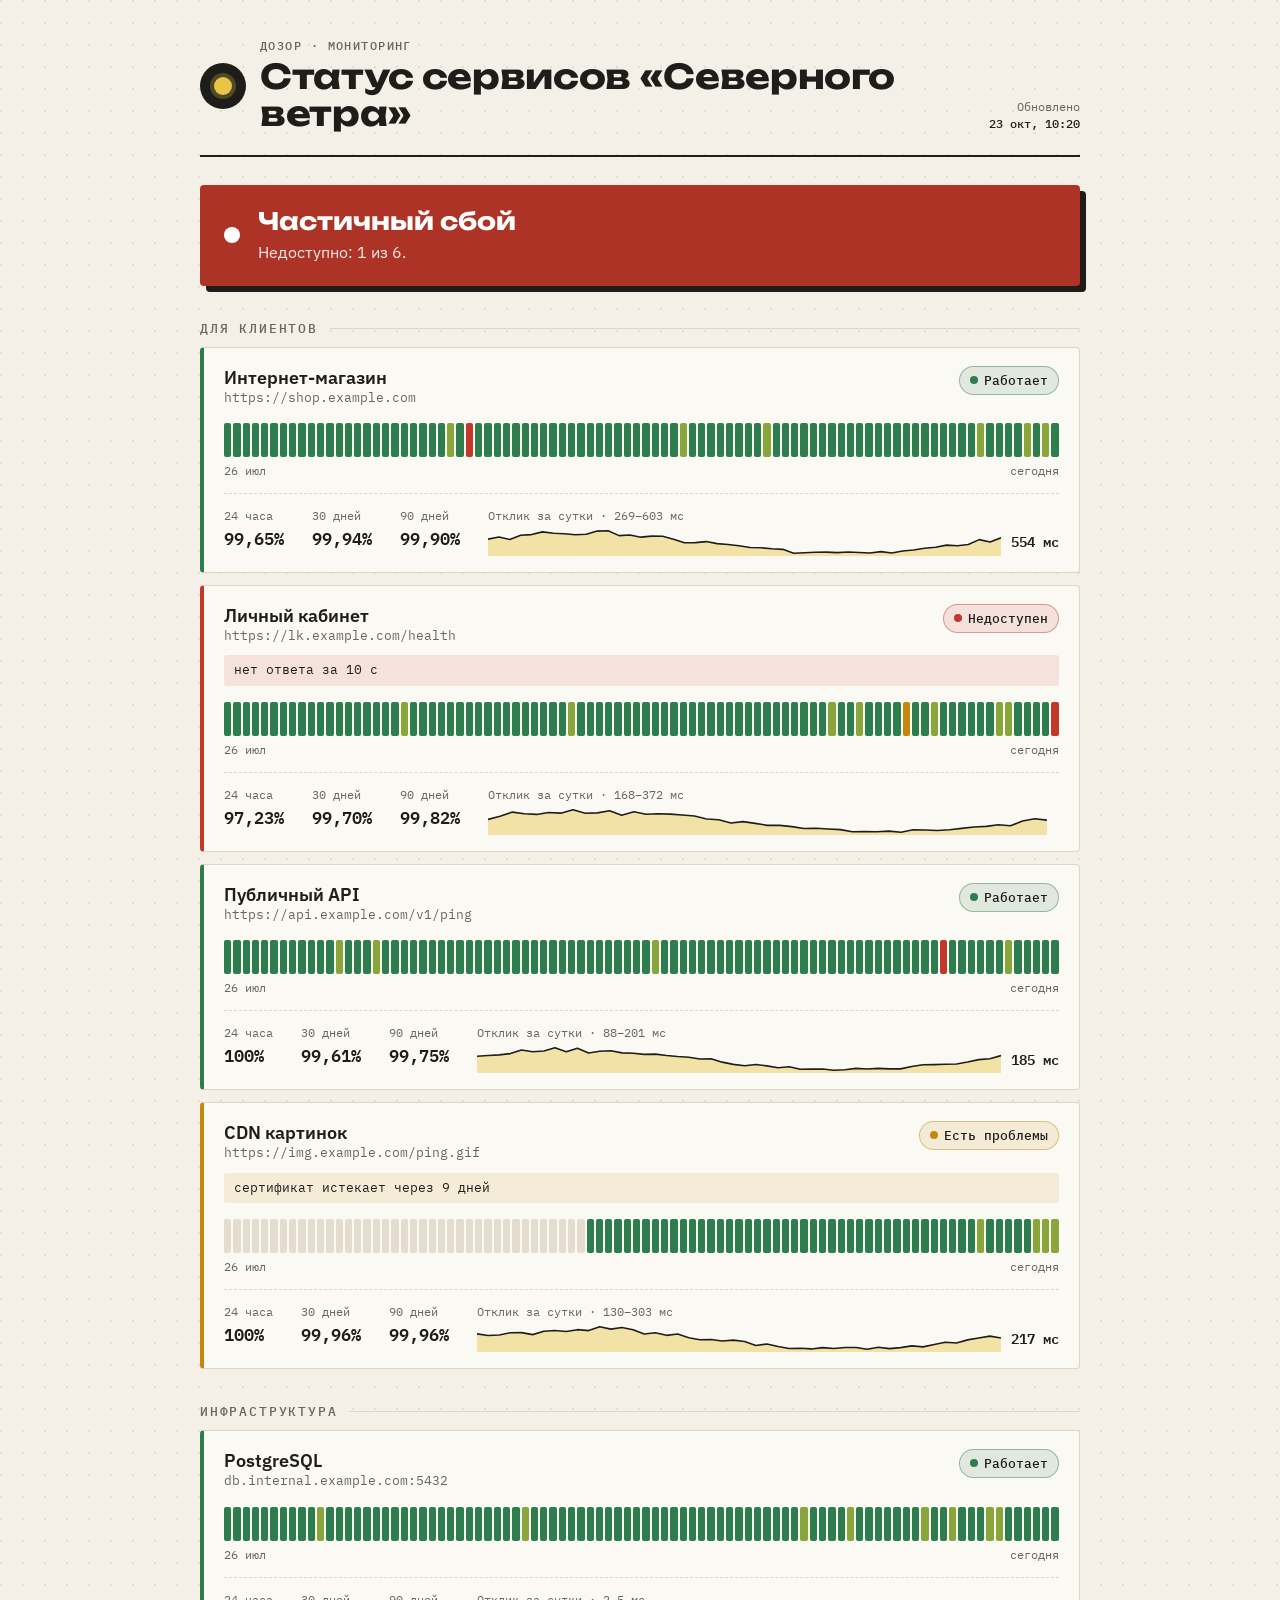
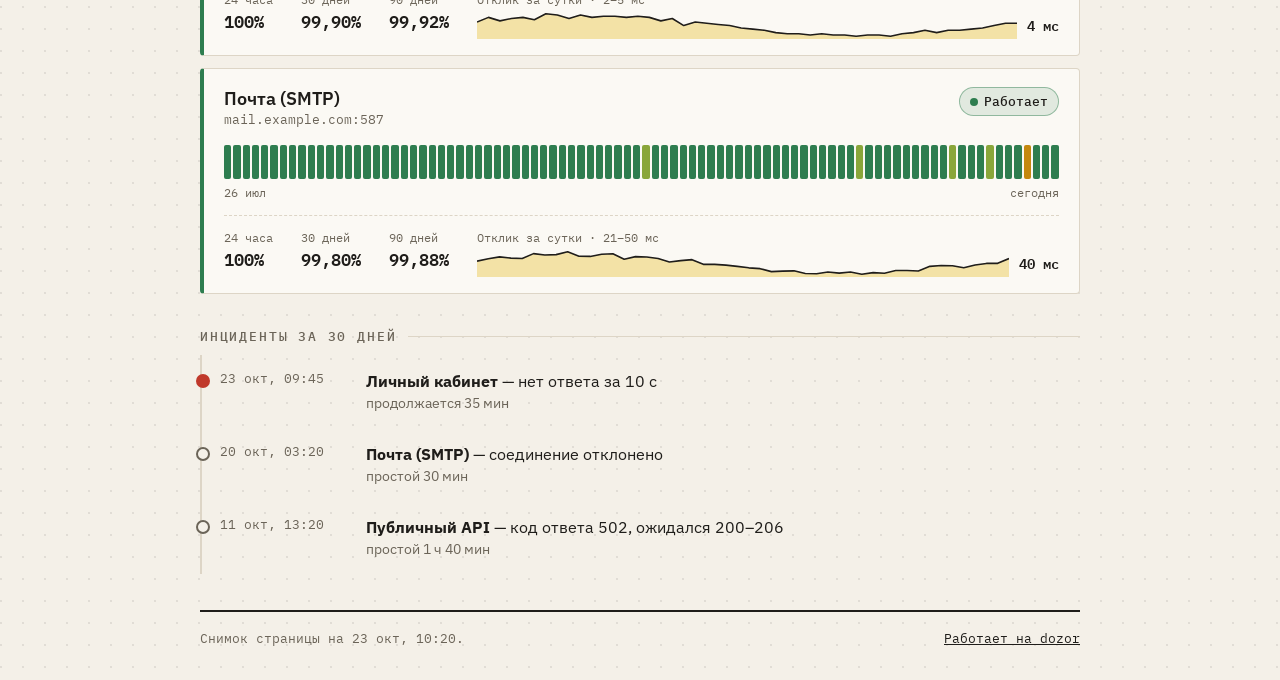
<file: docs/index.html>
<!doctype html>
<html lang="ru">
<head>
<meta charset="utf-8">
<meta name="viewport" content="width=device-width, initial-scale=1">

<title>Статус сервисов «Северного ветра» · Частичный сбой</title>
<meta name="description" content="Доступность сервисов за 90 дней и история инцидентов.">
<link rel="icon" href="data:image/svg+xml,%3Csvg xmlns='http://www.w3.org/2000/svg' viewBox='0 0 32 32'%3E%3Ccircle cx='16' cy='16' r='14' fill='%231f1d1a'/%3E%3Ccircle cx='16' cy='16' r='6' fill='%23e8c547'/%3E%3C/svg%3E">
<link rel="preconnect" href="https://fonts.googleapis.com">
<link rel="preconnect" href="https://fonts.gstatic.com" crossorigin>
<link href="https://fonts.googleapis.com/css2?family=Unbounded:wght@500;700&family=IBM+Plex+Sans:wght@400;500;600&family=IBM+Plex+Mono:wght@400;500&display=swap" rel="stylesheet">
<style>:root {
  --paper: #f4f0e8;
  --card: #fbf9f4;
  --ink: #1f1d1a;
  --muted: #6b6458;
  --line: #ddd5c6;
  --up: #2e7d4f;
  --minor: #8aa63a;
  --warn: #c4880f;
  --down: #c0392b;
  --none: #e3dccf;
  --signal: #e8c547;
  --display: "Unbounded", "Arial Black", sans-serif;
  --sans: "IBM Plex Sans", "Segoe UI", sans-serif;
  --mono: "IBM Plex Mono", ui-monospace, Consolas, monospace;
}

@media (prefers-color-scheme: dark) {
  :root {
    --paper: #15140f;
    --card: #1e1c17;
    --ink: #eee8dc;
    --muted: #a39a8a;
    --line: #34302a;
    --up: #4fb37a;
    --minor: #a4c159;
    --warn: #e0a737;
    --down: #e2604f;
    --none: #2d2a24;
  }
}

* { box-sizing: border-box; }

html { -webkit-text-size-adjust: 100%; }

body {
  margin: 0;
  background:
    radial-gradient(circle at 1px 1px, color-mix(in srgb, var(--ink) 9%, transparent) 1px, transparent 0) 0 0 / 22px 22px,
    var(--paper);
  color: var(--ink);
  font: 16px/1.5 var(--sans);
}

.wrap {
  max-width: 920px;
  margin: 0 auto;
  padding: 40px 20px 32px;
}

h1, h2, h3, h4, p { margin: 0; }

.muted { color: var(--muted); }

/* header */
.top {
  display: flex;
  justify-content: space-between;
  align-items: flex-end;
  gap: 16px;
  padding-bottom: 22px;
  border-bottom: 2px solid var(--ink);
}

.brand { display: flex; align-items: center; gap: 14px; min-width: 0; }

.eye {
  flex: none;
  width: 46px;
  height: 46px;
  border-radius: 50%;
  background: var(--ink);
  display: grid;
  place-items: center;
}

.eye span {
  width: 18px;
  height: 18px;
  border-radius: 50%;
  background: var(--signal);
  box-shadow: 0 0 0 4px color-mix(in srgb, var(--signal) 25%, transparent);
  animation: look 6s ease-in-out infinite;
}

@keyframes look {
  0%, 40%, 100% { transform: translateX(0); }
  50%, 60% { transform: translateX(-6px); }
  70%, 80% { transform: translateX(6px); }
}

.kicker {
  font: 500 12px/1 var(--mono);
  letter-spacing: .12em;
  text-transform: uppercase;
  color: var(--muted);
  margin-bottom: 6px;
}

h1 {
  font: 700 clamp(22px, 4.4vw, 34px)/1.1 var(--display);
  letter-spacing: -.01em;
  overflow-wrap: anywhere;
}

.stamp {
  text-align: right;
  font: 12px/1.4 var(--mono);
  color: var(--muted);
  flex: none;
}

.stamp b { color: var(--ink); font-weight: 500; }

/* overall banner */
/* Banner colours are fixed in both themes so white text keeps its contrast. */
.banner {
  --c: #2a6e46;
  margin: 28px 0 36px;
  display: flex;
  align-items: center;
  gap: 18px;
  padding: 22px 24px;
  background: var(--c);
  color: #fff;
  border-radius: 4px;
  box-shadow: 6px 6px 0 var(--ink);
}

.banner--degraded { --c: #95650a; }
.banner--down { --c: #ad3326; }
.banner--unknown { --c: #5b554b; }

.banner h2 { font: 700 clamp(18px, 3.2vw, 24px)/1.2 var(--display); }
.banner p { opacity: .9; margin-top: 4px; }

.pulse {
  flex: none;
  width: 16px;
  height: 16px;
  border-radius: 50%;
  background: #fff;
  animation: pulse 2s ease-out infinite;
}

@keyframes pulse {
  0% { box-shadow: 0 0 0 0 rgb(255 255 255 / .7); }
  100% { box-shadow: 0 0 0 16px rgb(255 255 255 / 0); }
}

/* groups and monitors */
.group, .incidents { margin-bottom: 36px; }

.group__title {
  font: 500 13px/1 var(--mono);
  letter-spacing: .14em;
  text-transform: uppercase;
  color: var(--muted);
  margin-bottom: 12px;
  display: flex;
  align-items: center;
  gap: 12px;
}

.group__title::after {
  content: "";
  flex: 1;
  height: 1px;
  background: var(--line);
}

.mon {
  background: var(--card);
  border: 1px solid var(--line);
  border-left: 4px solid var(--up);
  border-radius: 4px;
  padding: 18px 20px 16px;
  margin-bottom: 12px;
}

.mon--degraded { border-left-color: var(--warn); }
.mon--down { border-left-color: var(--down); }
.mon--unknown { border-left-color: var(--none); }

.mon__head {
  display: flex;
  justify-content: space-between;
  align-items: flex-start;
  gap: 12px;
}

.mon__name { min-width: 0; }

.mon__name h4 { font-size: 18px; font-weight: 600; line-height: 1.3; }

.mon__name code {
  display: block;
  font: 13px/1.4 var(--mono);
  color: var(--muted);
  overflow-wrap: anywhere;
}

.pill {
  --c: var(--up);
  flex: none;
  font: 500 13px/1 var(--mono);
  padding: 7px 10px 7px 24px;
  border-radius: 999px;
  border: 1px solid color-mix(in srgb, var(--c) 45%, transparent);
  background: color-mix(in srgb, var(--c) 12%, transparent);
  color: var(--ink);
  position: relative;
  white-space: nowrap;
}

.pill::before {
  content: "";
  position: absolute;
  left: 10px;
  top: 50%;
  width: 8px;
  height: 8px;
  margin-top: -4px;
  border-radius: 50%;
  background: var(--c);
}

.pill--degraded { --c: var(--warn); }
.pill--down { --c: var(--down); }
.pill--unknown { --c: var(--muted); }

.mon__msg {
  margin-top: 10px;
  font: 13px/1.45 var(--mono);
  color: var(--ink);
  background: color-mix(in srgb, var(--warn) 12%, transparent);
  border-radius: 3px;
  padding: 6px 10px;
  overflow-wrap: anywhere;
}

.mon--down .mon__msg { background: color-mix(in srgb, var(--down) 12%, transparent); }

/* 90-day history */
.bars {
  display: flex;
  gap: 2px;
  height: 34px;
  margin-top: 16px;
}

.bar {
  flex: 1;
  min-width: 0;
  border-radius: 2px;
  background: var(--up);
  transition: transform .12s;
  transform-origin: bottom;
}

.bar:hover { transform: scaleY(1.18); }

.bar--minor { background: var(--minor); }
.bar--warn { background: var(--warn); }
.bar--bad { background: var(--down); }
.bar--none { background: var(--none); }

.bars__legend {
  display: flex;
  justify-content: space-between;
  font: 12px/1 var(--mono);
  color: var(--muted);
  margin-top: 8px;
}

.from30 { display: none; }

.stats {
  display: grid;
  grid-template-columns: repeat(3, auto) 1fr;
  gap: 8px 28px;
  margin: 16px 0 0;
  padding-top: 14px;
  border-top: 1px dashed var(--line);
}

.stats dt { font: 12px/1.3 var(--mono); color: var(--muted); }
.stats dd { margin: 4px 0 0; font: 600 17px/1.2 var(--mono); }

.stats__spark { min-width: 0; }

.stats__spark dd {
  display: flex;
  align-items: center;
  gap: 10px;
}

.stats__spark svg {
  flex: 1;
  min-width: 0;
  height: 28px;
}

.spark__line {
  fill: none;
  stroke: var(--ink);
  stroke-width: 1.6;
  vector-effect: non-scaling-stroke;
  stroke-linejoin: round;
}

.spark__area { fill: color-mix(in srgb, var(--signal) 45%, transparent); }

.spark__now { font-size: 14px; white-space: nowrap; }

/* incidents */
.log { list-style: none; margin: 0; padding: 0; }

.log__item {
  display: grid;
  grid-template-columns: 130px 1fr;
  gap: 16px;
  padding: 14px 0 14px 18px;
  border-left: 2px solid var(--line);
  position: relative;
}

.log__item::before {
  content: "";
  position: absolute;
  left: -6px;
  top: 19px;
  width: 10px;
  height: 10px;
  border-radius: 50%;
  background: var(--paper);
  border: 2px solid var(--muted);
}

.log__item--open::before { background: var(--down); border-color: var(--down); }

.log__item time { font: 13px/1.6 var(--mono); color: var(--muted); }
.log__item p { overflow-wrap: anywhere; }
.log__item .muted { font-size: 14px; }

.empty {
  padding: 18px 20px;
  border: 1px dashed var(--line);
  border-radius: 4px;
  color: var(--muted);
}

.foot {
  display: flex;
  justify-content: space-between;
  gap: 12px;
  flex-wrap: wrap;
  padding-top: 18px;
  border-top: 2px solid var(--ink);
  font: 13px/1.4 var(--mono);
  color: var(--muted);
}

.foot a { color: var(--ink); }

@media (max-width: 720px) {
  .stats { grid-template-columns: repeat(3, 1fr); gap: 10px 12px; }
  .stats__spark { grid-column: 1 / -1; }
}

@media (max-width: 560px) {
  .wrap { padding: 24px 16px; }
  .top { flex-direction: column; align-items: flex-start; }
  .stamp { text-align: left; }
  .stamp br { display: none; }
  .banner { padding: 18px; box-shadow: 4px 4px 0 var(--ink); }
  .mon { padding: 16px 14px 14px; }
  .mon__head { flex-direction: column; }
  /* Ninety bars do not fit a phone: keep the last thirty. */
  .bar:nth-child(-n+60) { display: none; }
  .from90 { display: none; }
  .from30 { display: inline; }
  .log__item { grid-template-columns: 1fr; gap: 4px; }
}

@media (prefers-reduced-motion: reduce) {
  .eye span, .pulse { animation: none; }
}
</style>
</head>
<body>
<div class="wrap">
  <header class="top">
    <div class="brand">
      <span class="eye" aria-hidden="true"><span></span></span>
      <div>
        <p class="kicker">дозор · мониторинг</p>
        <h1>Статус сервисов «Северного ветра»</h1>
      </div>
    </div>
    <p class="stamp">Обновлено <br><b>23 окт, 10:20</b></p>
  </header>

  <section class="banner banner--down" aria-live="polite">
    <span class="pulse" aria-hidden="true"></span>
    <div>
      <h2>Частичный сбой</h2>
      <p>Недоступно: 1 из 6.</p>
    </div>
  </section>

  
  <section class="group">
    <h3 class="group__title">Для клиентов</h3>
    
    <article class="mon mon--up" id="m-shop">
      <div class="mon__head">
        <div class="mon__name">
          <h4>Интернет-магазин</h4>
          <code>https://shop.example.com</code>
        </div>
        <span class="pill pill--up">Работает</span>
      </div>
      
      <div class="bars" role="img" aria-label="Доступность Интернет-магазин по дням за 90 дней, за этот период 99,90%">
        <i class="bar bar--ok" title="26 июл — 100%, 0 сбоев из 72, в среднем 416 мс"></i><i class="bar bar--ok" title="27 июл — 100%, 0 сбоев из 72, в среднем 426 мс"></i><i class="bar bar--ok" title="28 июл — 100%, 0 сбоев из 72, в среднем 430 мс"></i><i class="bar bar--ok" title="29 июл — 100%, 0 сбоев из 72, в среднем 420 мс"></i><i class="bar bar--ok" title="30 июл — 100%, 0 сбоев из 72, в среднем 416 мс"></i><i class="bar bar--ok" title="31 июл — 100%, 0 сбоев из 72, в среднем 422 мс"></i><i class="bar bar--ok" title="1 авг — 100%, 0 сбоев из 72, в среднем 428 мс"></i><i class="bar bar--ok" title="2 авг — 100%, 0 сбоев из 72, в среднем 412 мс"></i><i class="bar bar--ok" title="3 авг — 100%, 0 сбоев из 72, в среднем 417 мс"></i><i class="bar bar--ok" title="4 авг — 100%, 0 сбоев из 72, в среднем 431 мс"></i><i class="bar bar--ok" title="5 авг — 100%, 0 сбоев из 72, в среднем 418 мс"></i><i class="bar bar--ok" title="6 авг — 100%, 0 сбоев из 72, в среднем 421 мс"></i><i class="bar bar--ok" title="7 авг — 100%, 0 сбоев из 72, в среднем 417 мс"></i><i class="bar bar--ok" title="8 авг — 100%, 0 сбоев из 72, в среднем 415 мс"></i><i class="bar bar--ok" title="9 авг — 100%, 0 сбоев из 72, в среднем 411 мс"></i><i class="bar bar--ok" title="10 авг — 100%, 0 сбоев из 72, в среднем 416 мс"></i><i class="bar bar--ok" title="11 авг — 100%, 0 сбоев из 72, в среднем 421 мс"></i><i class="bar bar--ok" title="12 авг — 100%, 0 сбоев из 72, в среднем 432 мс"></i><i class="bar bar--ok" title="13 авг — 100%, 0 сбоев из 72, в среднем 420 мс"></i><i class="bar bar--ok" title="14 авг — 100%, 0 сбоев из 72, в среднем 419 мс"></i><i class="bar bar--ok" title="15 авг — 100%, 0 сбоев из 72, в среднем 421 мс"></i><i class="bar bar--ok" title="16 авг — 100%, 0 сбоев из 72, в среднем 424 мс"></i><i class="bar bar--ok" title="17 авг — 100%, 0 сбоев из 72, в среднем 425 мс"></i><i class="bar bar--ok" title="18 авг — 100%, 0 сбоев из 72, в среднем 425 мс"></i><i class="bar bar--minor" title="19 авг — 98,61%, 1 сбой из 72, в среднем 421 мс"></i><i class="bar bar--ok" title="20 авг — 100%, 0 сбоев из 72, в среднем 427 мс"></i><i class="bar bar--bad" title="21 авг — 94,44%, 4 сбоя из 72, в среднем 950 мс"></i><i class="bar bar--ok" title="22 авг — 100%, 0 сбоев из 72, в среднем 414 мс"></i><i class="bar bar--ok" title="23 авг — 100%, 0 сбоев из 72, в среднем 414 мс"></i><i class="bar bar--ok" title="24 авг — 100%, 0 сбоев из 72, в среднем 416 мс"></i><i class="bar bar--ok" title="25 авг — 100%, 0 сбоев из 72, в среднем 412 мс"></i><i class="bar bar--ok" title="26 авг — 100%, 0 сбоев из 72, в среднем 412 мс"></i><i class="bar bar--ok" title="27 авг — 100%, 0 сбоев из 72, в среднем 426 мс"></i><i class="bar bar--ok" title="28 авг — 100%, 0 сбоев из 72, в среднем 419 мс"></i><i class="bar bar--ok" title="29 авг — 100%, 0 сбоев из 72, в среднем 428 мс"></i><i class="bar bar--ok" title="30 авг — 100%, 0 сбоев из 72, в среднем 413 мс"></i><i class="bar bar--ok" title="31 авг — 100%, 0 сбоев из 72, в среднем 416 мс"></i><i class="bar bar--ok" title="1 сен — 100%, 0 сбоев из 72, в среднем 411 мс"></i><i class="bar bar--ok" title="2 сен — 100%, 0 сбоев из 72, в среднем 419 мс"></i><i class="bar bar--ok" title="3 сен — 100%, 0 сбоев из 72, в среднем 421 мс"></i><i class="bar bar--ok" title="4 сен — 100%, 0 сбоев из 72, в среднем 421 мс"></i><i class="bar bar--ok" title="5 сен — 100%, 0 сбоев из 72, в среднем 425 мс"></i><i class="bar bar--ok" title="6 сен — 100%, 0 сбоев из 72, в среднем 430 мс"></i><i class="bar bar--ok" title="7 сен — 100%, 0 сбоев из 72, в среднем 426 мс"></i><i class="bar bar--ok" title="8 сен — 100%, 0 сбоев из 72, в среднем 410 мс"></i><i class="bar bar--ok" title="9 сен — 100%, 0 сбоев из 72, в среднем 425 мс"></i><i class="bar bar--ok" title="10 сен — 100%, 0 сбоев из 72, в среднем 423 мс"></i><i class="bar bar--ok" title="11 сен — 100%, 0 сбоев из 72, в среднем 413 мс"></i><i class="bar bar--ok" title="12 сен — 100%, 0 сбоев из 72, в среднем 422 мс"></i><i class="bar bar--minor" title="13 сен — 100%, 0 сбоев из 72, в среднем 752 мс"></i><i class="bar bar--ok" title="14 сен — 100%, 0 сбоев из 72, в среднем 425 мс"></i><i class="bar bar--ok" title="15 сен — 100%, 0 сбоев из 72, в среднем 421 мс"></i><i class="bar bar--ok" title="16 сен — 100%, 0 сбоев из 72, в среднем 410 мс"></i><i class="bar bar--ok" title="17 сен — 100%, 0 сбоев из 72, в среднем 415 мс"></i><i class="bar bar--ok" title="18 сен — 100%, 0 сбоев из 72, в среднем 420 мс"></i><i class="bar bar--ok" title="19 сен — 100%, 0 сбоев из 72, в среднем 412 мс"></i><i class="bar bar--ok" title="20 сен — 100%, 0 сбоев из 72, в среднем 413 мс"></i><i class="bar bar--ok" title="21 сен — 100%, 0 сбоев из 72, в среднем 424 мс"></i><i class="bar bar--minor" title="22 сен — 98,61%, 1 сбой из 72, в среднем 427 мс"></i><i class="bar bar--ok" title="23 сен — 100%, 0 сбоев из 72, в среднем 417 мс"></i><i class="bar bar--ok" title="24 сен — 100%, 0 сбоев из 72, в среднем 420 мс"></i><i class="bar bar--ok" title="25 сен — 100%, 0 сбоев из 72, в среднем 408 мс"></i><i class="bar bar--ok" title="26 сен — 100%, 0 сбоев из 72, в среднем 412 мс"></i><i class="bar bar--ok" title="27 сен — 100%, 0 сбоев из 72, в среднем 425 мс"></i><i class="bar bar--ok" title="28 сен — 100%, 0 сбоев из 72, в среднем 426 мс"></i><i class="bar bar--ok" title="29 сен — 100%, 0 сбоев из 72, в среднем 413 мс"></i><i class="bar bar--ok" title="30 сен — 100%, 0 сбоев из 72, в среднем 416 мс"></i><i class="bar bar--ok" title="1 окт — 100%, 0 сбоев из 72, в среднем 420 мс"></i><i class="bar bar--ok" title="2 окт — 100%, 0 сбоев из 72, в среднем 421 мс"></i><i class="bar bar--ok" title="3 окт — 100%, 0 сбоев из 72, в среднем 419 мс"></i><i class="bar bar--ok" title="4 окт — 100%, 0 сбоев из 72, в среднем 415 мс"></i><i class="bar bar--ok" title="5 окт — 100%, 0 сбоев из 72, в среднем 430 мс"></i><i class="bar bar--ok" title="6 окт — 100%, 0 сбоев из 72, в среднем 424 мс"></i><i class="bar bar--ok" title="7 окт — 100%, 0 сбоев из 72, в среднем 416 мс"></i><i class="bar bar--ok" title="8 окт — 100%, 0 сбоев из 72, в среднем 428 мс"></i><i class="bar bar--ok" title="9 окт — 100%, 0 сбоев из 195, в среднем 456 мс"></i><i class="bar bar--ok" title="10 окт — 100%, 0 сбоев из 288, в среднем 423 мс"></i><i class="bar bar--ok" title="11 окт — 100%, 0 сбоев из 288, в среднем 418 мс"></i><i class="bar bar--ok" title="12 окт — 100%, 0 сбоев из 288, в среднем 423 мс"></i><i class="bar bar--ok" title="13 окт — 100%, 0 сбоев из 288, в среднем 420 мс"></i><i class="bar bar--ok" title="14 окт — 100%, 0 сбоев из 288, в среднем 417 мс"></i><i class="bar bar--minor" title="15 окт — 99,65%, 1 сбой из 288, в среднем 417 мс"></i><i class="bar bar--ok" title="16 окт — 100%, 0 сбоев из 288, в среднем 416 мс"></i><i class="bar bar--ok" title="17 окт — 100%, 0 сбоев из 288, в среднем 418 мс"></i><i class="bar bar--ok" title="18 окт — 100%, 0 сбоев из 288, в среднем 412 мс"></i><i class="bar bar--ok" title="19 окт — 100%, 0 сбоев из 288, в среднем 418 мс"></i><i class="bar bar--minor" title="20 окт — 99,65%, 1 сбой из 288, в среднем 422 мс"></i><i class="bar bar--ok" title="21 окт — 100%, 0 сбоев из 288, в среднем 414 мс"></i><i class="bar bar--minor" title="22 окт — 99,65%, 1 сбой из 288, в среднем 417 мс"></i><i class="bar bar--ok" title="23 окт — 100%, 0 сбоев из 125, в среднем 334 мс"></i>
      </div>
      <div class="bars__legend"><span class="from90">26 июл</span><span class="from30">30 дней назад</span><span>сегодня</span></div>
      <dl class="stats">
        <div><dt>24 часа</dt><dd>99,65%</dd></div>
        <div><dt>30 дней</dt><dd>99,94%</dd></div>
        <div><dt>90 дней</dt><dd>99,90%</dd></div>
        <div class="stats__spark">
          <dt>Отклик за сутки · 269–603 мс</dt>
          <dd>
            
            <svg viewBox="0 0 240 40" preserveAspectRatio="none" aria-hidden="true">
              <path class="spark__area" d="M0.0,40 L0.0,15.9 L5.1,12.9 L10.2,16.4 L15.3,10.4 L20.4,9.4 L25.5,5.5 L30.6,7.6 L35.7,8.2 L40.9,9.7 L46.0,9.0 L51.1,4.4 L56.2,4.0 L61.3,10.9 L66.4,9.9 L71.5,13.1 L76.6,11.6 L81.7,11.7 L86.8,16.0 L91.9,21.0 L97.0,20.9 L102.1,19.4 L107.2,22.3 L112.3,23.5 L117.4,25.3 L122.6,27.8 L127.7,28.2 L132.8,29.7 L137.9,30.5 L143.0,36.0 L148.1,35.4 L153.2,34.7 L158.3,34.5 L163.4,35.2 L168.5,34.2 L173.6,34.9 L178.7,35.8 L183.8,33.7 L188.9,35.8 L194.0,32.8 L199.1,31.4 L204.3,29.0 L209.4,27.6 L214.5,24.5 L219.6,25.4 L224.7,23.5 L229.8,16.6 L234.9,19.9 L240.0,14.1 L240.0,40 Z"/>
              <polyline class="spark__line" points="0.0,15.9 5.1,12.9 10.2,16.4 15.3,10.4 20.4,9.4 25.5,5.5 30.6,7.6 35.7,8.2 40.9,9.7 46.0,9.0 51.1,4.4 56.2,4.0 61.3,10.9 66.4,9.9 71.5,13.1 76.6,11.6 81.7,11.7 86.8,16.0 91.9,21.0 97.0,20.9 102.1,19.4 107.2,22.3 112.3,23.5 117.4,25.3 122.6,27.8 127.7,28.2 132.8,29.7 137.9,30.5 143.0,36.0 148.1,35.4 153.2,34.7 158.3,34.5 163.4,35.2 168.5,34.2 173.6,34.9 178.7,35.8 183.8,33.7 188.9,35.8 194.0,32.8 199.1,31.4 204.3,29.0 209.4,27.6 214.5,24.5 219.6,25.4 224.7,23.5 229.8,16.6 234.9,19.9 240.0,14.1"/>
            </svg>
            
            <span class="spark__now">554 мс</span>
          </dd>
        </div>
      </dl>
    </article>
    
    <article class="mon mon--down" id="m-cabinet">
      <div class="mon__head">
        <div class="mon__name">
          <h4>Личный кабинет</h4>
          <code>https://lk.example.com/health</code>
        </div>
        <span class="pill pill--down">Недоступен</span>
      </div>
      <p class="mon__msg">нет ответа за 10 с</p>
      <div class="bars" role="img" aria-label="Доступность Личный кабинет по дням за 90 дней, за этот период 99,82%">
        <i class="bar bar--ok" title="26 июл — 100%, 0 сбоев из 72, в среднем 265 мс"></i><i class="bar bar--ok" title="27 июл — 100%, 0 сбоев из 72, в среднем 259 мс"></i><i class="bar bar--ok" title="28 июл — 100%, 0 сбоев из 72, в среднем 255 мс"></i><i class="bar bar--ok" title="29 июл — 100%, 0 сбоев из 72, в среднем 264 мс"></i><i class="bar bar--ok" title="30 июл — 100%, 0 сбоев из 72, в среднем 258 мс"></i><i class="bar bar--ok" title="31 июл — 100%, 0 сбоев из 72, в среднем 260 мс"></i><i class="bar bar--ok" title="1 авг — 100%, 0 сбоев из 72, в среднем 262 мс"></i><i class="bar bar--ok" title="2 авг — 100%, 0 сбоев из 72, в среднем 256 мс"></i><i class="bar bar--ok" title="3 авг — 100%, 0 сбоев из 72, в среднем 261 мс"></i><i class="bar bar--ok" title="4 авг — 100%, 0 сбоев из 72, в среднем 263 мс"></i><i class="bar bar--ok" title="5 авг — 100%, 0 сбоев из 72, в среднем 261 мс"></i><i class="bar bar--ok" title="6 авг — 100%, 0 сбоев из 72, в среднем 260 мс"></i><i class="bar bar--ok" title="7 авг — 100%, 0 сбоев из 72, в среднем 261 мс"></i><i class="bar bar--ok" title="8 авг — 100%, 0 сбоев из 72, в среднем 261 мс"></i><i class="bar bar--ok" title="9 авг — 100%, 0 сбоев из 72, в среднем 258 мс"></i><i class="bar bar--ok" title="10 авг — 100%, 0 сбоев из 72, в среднем 258 мс"></i><i class="bar bar--ok" title="11 авг — 100%, 0 сбоев из 72, в среднем 261 мс"></i><i class="bar bar--ok" title="12 авг — 100%, 0 сбоев из 72, в среднем 258 мс"></i><i class="bar bar--ok" title="13 авг — 100%, 0 сбоев из 72, в среднем 264 мс"></i><i class="bar bar--minor" title="14 авг — 98,61%, 1 сбой из 72, в среднем 258 мс"></i><i class="bar bar--ok" title="15 авг — 100%, 0 сбоев из 72, в среднем 257 мс"></i><i class="bar bar--ok" title="16 авг — 100%, 0 сбоев из 72, в среднем 259 мс"></i><i class="bar bar--ok" title="17 авг — 100%, 0 сбоев из 72, в среднем 260 мс"></i><i class="bar bar--ok" title="18 авг — 100%, 0 сбоев из 72, в среднем 265 мс"></i><i class="bar bar--ok" title="19 авг — 100%, 0 сбоев из 72, в среднем 259 мс"></i><i class="bar bar--ok" title="20 авг — 100%, 0 сбоев из 72, в среднем 255 мс"></i><i class="bar bar--ok" title="21 авг — 100%, 0 сбоев из 72, в среднем 262 мс"></i><i class="bar bar--ok" title="22 авг — 100%, 0 сбоев из 72, в среднем 265 мс"></i><i class="bar bar--ok" title="23 авг — 100%, 0 сбоев из 72, в среднем 260 мс"></i><i class="bar bar--ok" title="24 авг — 100%, 0 сбоев из 72, в среднем 255 мс"></i><i class="bar bar--ok" title="25 авг — 100%, 0 сбоев из 72, в среднем 253 мс"></i><i class="bar bar--ok" title="26 авг — 100%, 0 сбоев из 72, в среднем 258 мс"></i><i class="bar bar--ok" title="27 авг — 100%, 0 сбоев из 72, в среднем 254 мс"></i><i class="bar bar--ok" title="28 авг — 100%, 0 сбоев из 72, в среднем 267 мс"></i><i class="bar bar--ok" title="29 авг — 100%, 0 сбоев из 72, в среднем 258 мс"></i><i class="bar bar--ok" title="30 авг — 100%, 0 сбоев из 72, в среднем 258 мс"></i><i class="bar bar--ok" title="31 авг — 100%, 0 сбоев из 72, в среднем 262 мс"></i><i class="bar bar--minor" title="1 сен — 98,61%, 1 сбой из 72, в среднем 261 мс"></i><i class="bar bar--ok" title="2 сен — 100%, 0 сбоев из 72, в среднем 268 мс"></i><i class="bar bar--ok" title="3 сен — 100%, 0 сбоев из 72, в среднем 251 мс"></i><i class="bar bar--ok" title="4 сен — 100%, 0 сбоев из 72, в среднем 261 мс"></i><i class="bar bar--ok" title="5 сен — 100%, 0 сбоев из 72, в среднем 260 мс"></i><i class="bar bar--ok" title="6 сен — 100%, 0 сбоев из 72, в среднем 263 мс"></i><i class="bar bar--ok" title="7 сен — 100%, 0 сбоев из 72, в среднем 259 мс"></i><i class="bar bar--ok" title="8 сен — 100%, 0 сбоев из 72, в среднем 260 мс"></i><i class="bar bar--ok" title="9 сен — 100%, 0 сбоев из 72, в среднем 260 мс"></i><i class="bar bar--ok" title="10 сен — 100%, 0 сбоев из 72, в среднем 260 мс"></i><i class="bar bar--ok" title="11 сен — 100%, 0 сбоев из 72, в среднем 258 мс"></i><i class="bar bar--ok" title="12 сен — 100%, 0 сбоев из 72, в среднем 259 мс"></i><i class="bar bar--ok" title="13 сен — 100%, 0 сбоев из 72, в среднем 258 мс"></i><i class="bar bar--ok" title="14 сен — 100%, 0 сбоев из 72, в среднем 264 мс"></i><i class="bar bar--ok" title="15 сен — 100%, 0 сбоев из 72, в среднем 262 мс"></i><i class="bar bar--ok" title="16 сен — 100%, 0 сбоев из 72, в среднем 255 мс"></i><i class="bar bar--ok" title="17 сен — 100%, 0 сбоев из 72, в среднем 256 мс"></i><i class="bar bar--ok" title="18 сен — 100%, 0 сбоев из 72, в среднем 264 мс"></i><i class="bar bar--ok" title="19 сен — 100%, 0 сбоев из 72, в среднем 252 мс"></i><i class="bar bar--ok" title="20 сен — 100%, 0 сбоев из 72, в среднем 262 мс"></i><i class="bar bar--ok" title="21 сен — 100%, 0 сбоев из 72, в среднем 259 мс"></i><i class="bar bar--ok" title="22 сен — 100%, 0 сбоев из 72, в среднем 255 мс"></i><i class="bar bar--ok" title="23 сен — 100%, 0 сбоев из 72, в среднем 261 мс"></i><i class="bar bar--ok" title="24 сен — 100%, 0 сбоев из 72, в среднем 258 мс"></i><i class="bar bar--ok" title="25 сен — 100%, 0 сбоев из 72, в среднем 260 мс"></i><i class="bar bar--ok" title="26 сен — 100%, 0 сбоев из 72, в среднем 256 мс"></i><i class="bar bar--ok" title="27 сен — 100%, 0 сбоев из 72, в среднем 249 мс"></i><i class="bar bar--ok" title="28 сен — 100%, 0 сбоев из 72, в среднем 255 мс"></i><i class="bar bar--minor" title="29 сен — 98,61%, 1 сбой из 72, в среднем 265 мс"></i><i class="bar bar--ok" title="30 сен — 100%, 0 сбоев из 72, в среднем 256 мс"></i><i class="bar bar--ok" title="1 окт — 100%, 0 сбоев из 72, в среднем 252 мс"></i><i class="bar bar--minor" title="2 окт — 98,61%, 1 сбой из 72, в среднем 255 мс"></i><i class="bar bar--ok" title="3 окт — 100%, 0 сбоев из 72, в среднем 264 мс"></i><i class="bar bar--ok" title="4 окт — 100%, 0 сбоев из 72, в среднем 259 мс"></i><i class="bar bar--ok" title="5 окт — 100%, 0 сбоев из 72, в среднем 260 мс"></i><i class="bar bar--ok" title="6 окт — 100%, 0 сбоев из 72, в среднем 259 мс"></i><i class="bar bar--warn" title="7 окт — 97,22%, 2 сбоя из 72, в среднем 256 мс"></i><i class="bar bar--ok" title="8 окт — 100%, 0 сбоев из 72, в среднем 264 мс"></i><i class="bar bar--ok" title="9 окт — 100%, 0 сбоев из 195, в среднем 287 мс"></i><i class="bar bar--minor" title="10 окт — 99,65%, 1 сбой из 288, в среднем 259 мс"></i><i class="bar bar--ok" title="11 окт — 100%, 0 сбоев из 288, в среднем 260 мс"></i><i class="bar bar--ok" title="12 окт — 100%, 0 сбоев из 288, в среднем 258 мс"></i><i class="bar bar--ok" title="13 окт — 100%, 0 сбоев из 288, в среднем 261 мс"></i><i class="bar bar--ok" title="14 окт — 100%, 0 сбоев из 288, в среднем 260 мс"></i><i class="bar bar--ok" title="15 окт — 100%, 0 сбоев из 288, в среднем 259 мс"></i><i class="bar bar--ok" title="16 окт — 100%, 0 сбоев из 288, в среднем 261 мс"></i><i class="bar bar--minor" title="17 окт — 99,65%, 1 сбой из 288, в среднем 262 мс"></i><i class="bar bar--minor" title="18 окт — 99,65%, 1 сбой из 288, в среднем 256 мс"></i><i class="bar bar--ok" title="19 окт — 100%, 0 сбоев из 288, в среднем 260 мс"></i><i class="bar bar--ok" title="20 окт — 100%, 0 сбоев из 288, в среднем 256 мс"></i><i class="bar bar--ok" title="21 окт — 100%, 0 сбоев из 288, в среднем 260 мс"></i><i class="bar bar--ok" title="22 окт — 100%, 0 сбоев из 288, в среднем 259 мс"></i><i class="bar bar--bad" title="23 окт — 93,60%, 8 сбоев из 125, в среднем 833 мс"></i>
      </div>
      <div class="bars__legend"><span class="from90">26 июл</span><span class="from30">30 дней назад</span><span>сегодня</span></div>
      <dl class="stats">
        <div><dt>24 часа</dt><dd>97,23%</dd></div>
        <div><dt>30 дней</dt><dd>99,70%</dd></div>
        <div><dt>90 дней</dt><dd>99,82%</dd></div>
        <div class="stats__spark">
          <dt>Отклик за сутки · 168–372 мс</dt>
          <dd>
            
            <svg viewBox="0 0 240 40" preserveAspectRatio="none" aria-hidden="true">
              <path class="spark__area" d="M0.0,40 L0.0,17.7 L5.1,13.2 L10.2,7.3 L15.3,9.6 L20.4,10.6 L25.5,7.9 L30.6,8.8 L35.7,4.0 L40.9,8.9 L46.0,8.4 L51.1,5.3 L56.2,11.7 L61.3,6.9 L66.4,10.3 L71.5,9.7 L76.6,10.2 L81.7,11.4 L86.8,12.8 L91.9,17.1 L97.0,18.3 L102.1,22.8 L107.2,20.9 L112.3,23.4 L117.4,26.2 L122.6,26.2 L127.7,28.0 L132.8,30.8 L137.9,30.3 L143.0,31.4 L148.1,32.3 L153.2,35.4 L158.3,35.0 L163.4,35.4 L168.5,34.5 L173.6,36.0 L178.7,32.5 L183.8,32.9 L188.9,33.6 L194.0,32.5 L199.1,30.6 L204.3,28.6 L209.4,27.7 L214.5,25.4 L219.6,26.7 L224.7,20.1 L229.8,16.7 L234.9,18.7 L234.9,40 Z"/>
              <polyline class="spark__line" points="0.0,17.7 5.1,13.2 10.2,7.3 15.3,9.6 20.4,10.6 25.5,7.9 30.6,8.8 35.7,4.0 40.9,8.9 46.0,8.4 51.1,5.3 56.2,11.7 61.3,6.9 66.4,10.3 71.5,9.7 76.6,10.2 81.7,11.4 86.8,12.8 91.9,17.1 97.0,18.3 102.1,22.8 107.2,20.9 112.3,23.4 117.4,26.2 122.6,26.2 127.7,28.0 132.8,30.8 137.9,30.3 143.0,31.4 148.1,32.3 153.2,35.4 158.3,35.0 163.4,35.4 168.5,34.5 173.6,36.0 178.7,32.5 183.8,32.9 188.9,33.6 194.0,32.5 199.1,30.6 204.3,28.6 209.4,27.7 214.5,25.4 219.6,26.7 224.7,20.1 229.8,16.7 234.9,18.7"/>
            </svg>
            
            
          </dd>
        </div>
      </dl>
    </article>
    
    <article class="mon mon--up" id="m-api">
      <div class="mon__head">
        <div class="mon__name">
          <h4>Публичный API</h4>
          <code>https://api.example.com/v1/ping</code>
        </div>
        <span class="pill pill--up">Работает</span>
      </div>
      
      <div class="bars" role="img" aria-label="Доступность Публичный API по дням за 90 дней, за этот период 99,75%">
        <i class="bar bar--ok" title="26 июл — 100%, 0 сбоев из 72, в среднем 138 мс"></i><i class="bar bar--ok" title="27 июл — 100%, 0 сбоев из 72, в среднем 140 мс"></i><i class="bar bar--ok" title="28 июл — 100%, 0 сбоев из 72, в среднем 137 мс"></i><i class="bar bar--ok" title="29 июл — 100%, 0 сбоев из 72, в среднем 139 мс"></i><i class="bar bar--ok" title="30 июл — 100%, 0 сбоев из 72, в среднем 142 мс"></i><i class="bar bar--ok" title="31 июл — 100%, 0 сбоев из 72, в среднем 141 мс"></i><i class="bar bar--ok" title="1 авг — 100%, 0 сбоев из 72, в среднем 139 мс"></i><i class="bar bar--ok" title="2 авг — 100%, 0 сбоев из 72, в среднем 140 мс"></i><i class="bar bar--ok" title="3 авг — 100%, 0 сбоев из 72, в среднем 139 мс"></i><i class="bar bar--ok" title="4 авг — 100%, 0 сбоев из 72, в среднем 137 мс"></i><i class="bar bar--ok" title="5 авг — 100%, 0 сбоев из 72, в среднем 138 мс"></i><i class="bar bar--ok" title="6 авг — 100%, 0 сбоев из 72, в среднем 138 мс"></i><i class="bar bar--minor" title="7 авг — 98,61%, 1 сбой из 72, в среднем 137 мс"></i><i class="bar bar--ok" title="8 авг — 100%, 0 сбоев из 72, в среднем 140 мс"></i><i class="bar bar--ok" title="9 авг — 100%, 0 сбоев из 72, в среднем 138 мс"></i><i class="bar bar--ok" title="10 авг — 100%, 0 сбоев из 72, в среднем 138 мс"></i><i class="bar bar--minor" title="11 авг — 98,61%, 1 сбой из 72, в среднем 137 мс"></i><i class="bar bar--ok" title="12 авг — 100%, 0 сбоев из 72, в среднем 137 мс"></i><i class="bar bar--ok" title="13 авг — 100%, 0 сбоев из 72, в среднем 138 мс"></i><i class="bar bar--ok" title="14 авг — 100%, 0 сбоев из 72, в среднем 141 мс"></i><i class="bar bar--ok" title="15 авг — 100%, 0 сбоев из 72, в среднем 137 мс"></i><i class="bar bar--ok" title="16 авг — 100%, 0 сбоев из 72, в среднем 138 мс"></i><i class="bar bar--ok" title="17 авг — 100%, 0 сбоев из 72, в среднем 136 мс"></i><i class="bar bar--ok" title="18 авг — 100%, 0 сбоев из 72, в среднем 138 мс"></i><i class="bar bar--ok" title="19 авг — 100%, 0 сбоев из 72, в среднем 140 мс"></i><i class="bar bar--ok" title="20 авг — 100%, 0 сбоев из 72, в среднем 138 мс"></i><i class="bar bar--ok" title="21 авг — 100%, 0 сбоев из 72, в среднем 139 мс"></i><i class="bar bar--ok" title="22 авг — 100%, 0 сбоев из 72, в среднем 143 мс"></i><i class="bar bar--ok" title="23 авг — 100%, 0 сбоев из 72, в среднем 134 мс"></i><i class="bar bar--ok" title="24 авг — 100%, 0 сбоев из 72, в среднем 138 мс"></i><i class="bar bar--ok" title="25 авг — 100%, 0 сбоев из 72, в среднем 138 мс"></i><i class="bar bar--ok" title="26 авг — 100%, 0 сбоев из 72, в среднем 142 мс"></i><i class="bar bar--ok" title="27 авг — 100%, 0 сбоев из 72, в среднем 137 мс"></i><i class="bar bar--ok" title="28 авг — 100%, 0 сбоев из 72, в среднем 144 мс"></i><i class="bar bar--ok" title="29 авг — 100%, 0 сбоев из 72, в среднем 138 мс"></i><i class="bar bar--ok" title="30 авг — 100%, 0 сбоев из 72, в среднем 139 мс"></i><i class="bar bar--ok" title="31 авг — 100%, 0 сбоев из 72, в среднем 138 мс"></i><i class="bar bar--ok" title="1 сен — 100%, 0 сбоев из 72, в среднем 139 мс"></i><i class="bar bar--ok" title="2 сен — 100%, 0 сбоев из 72, в среднем 141 мс"></i><i class="bar bar--ok" title="3 сен — 100%, 0 сбоев из 72, в среднем 142 мс"></i><i class="bar bar--ok" title="4 сен — 100%, 0 сбоев из 72, в среднем 138 мс"></i><i class="bar bar--ok" title="5 сен — 100%, 0 сбоев из 72, в среднем 140 мс"></i><i class="bar bar--ok" title="6 сен — 100%, 0 сбоев из 72, в среднем 140 мс"></i><i class="bar bar--ok" title="7 сен — 100%, 0 сбоев из 72, в среднем 135 мс"></i><i class="bar bar--ok" title="8 сен — 100%, 0 сбоев из 72, в среднем 136 мс"></i><i class="bar bar--ok" title="9 сен — 100%, 0 сбоев из 72, в среднем 138 мс"></i><i class="bar bar--minor" title="10 сен — 98,61%, 1 сбой из 72, в среднем 139 мс"></i><i class="bar bar--ok" title="11 сен — 100%, 0 сбоев из 72, в среднем 139 мс"></i><i class="bar bar--ok" title="12 сен — 100%, 0 сбоев из 72, в среднем 140 мс"></i><i class="bar bar--ok" title="13 сен — 100%, 0 сбоев из 72, в среднем 139 мс"></i><i class="bar bar--ok" title="14 сен — 100%, 0 сбоев из 72, в среднем 137 мс"></i><i class="bar bar--ok" title="15 сен — 100%, 0 сбоев из 72, в среднем 142 мс"></i><i class="bar bar--ok" title="16 сен — 100%, 0 сбоев из 72, в среднем 137 мс"></i><i class="bar bar--ok" title="17 сен — 100%, 0 сбоев из 72, в среднем 139 мс"></i><i class="bar bar--ok" title="18 сен — 100%, 0 сбоев из 72, в среднем 140 мс"></i><i class="bar bar--ok" title="19 сен — 100%, 0 сбоев из 72, в среднем 141 мс"></i><i class="bar bar--ok" title="20 сен — 100%, 0 сбоев из 72, в среднем 141 мс"></i><i class="bar bar--ok" title="21 сен — 100%, 0 сбоев из 72, в среднем 140 мс"></i><i class="bar bar--ok" title="22 сен — 100%, 0 сбоев из 72, в среднем 138 мс"></i><i class="bar bar--ok" title="23 сен — 100%, 0 сбоев из 72, в среднем 139 мс"></i><i class="bar bar--ok" title="24 сен — 100%, 0 сбоев из 72, в среднем 140 мс"></i><i class="bar bar--ok" title="25 сен — 100%, 0 сбоев из 72, в среднем 140 мс"></i><i class="bar bar--ok" title="26 сен — 100%, 0 сбоев из 72, в среднем 139 мс"></i><i class="bar bar--ok" title="27 сен — 100%, 0 сбоев из 72, в среднем 135 мс"></i><i class="bar bar--ok" title="28 сен — 100%, 0 сбоев из 72, в среднем 140 мс"></i><i class="bar bar--ok" title="29 сен — 100%, 0 сбоев из 72, в среднем 138 мс"></i><i class="bar bar--ok" title="30 сен — 100%, 0 сбоев из 72, в среднем 139 мс"></i><i class="bar bar--ok" title="1 окт — 100%, 0 сбоев из 72, в среднем 138 мс"></i><i class="bar bar--ok" title="2 окт — 100%, 0 сбоев из 72, в среднем 141 мс"></i><i class="bar bar--ok" title="3 окт — 100%, 0 сбоев из 72, в среднем 139 мс"></i><i class="bar bar--ok" title="4 окт — 100%, 0 сбоев из 72, в среднем 140 мс"></i><i class="bar bar--ok" title="5 окт — 100%, 0 сбоев из 72, в среднем 138 мс"></i><i class="bar bar--ok" title="6 окт — 100%, 0 сбоев из 72, в среднем 139 мс"></i><i class="bar bar--ok" title="7 окт — 100%, 0 сбоев из 72, в среднем 136 мс"></i><i class="bar bar--ok" title="8 окт — 100%, 0 сбоев из 72, в среднем 138 мс"></i><i class="bar bar--ok" title="9 окт — 100%, 0 сбоев из 195, в среднем 153 мс"></i><i class="bar bar--ok" title="10 окт — 100%, 0 сбоев из 288, в среднем 138 мс"></i><i class="bar bar--bad" title="11 окт — 93,40%, 19 сбоев из 288, в среднем 786 мс"></i><i class="bar bar--ok" title="12 окт — 100%, 0 сбоев из 288, в среднем 138 мс"></i><i class="bar bar--ok" title="13 окт — 100%, 0 сбоев из 288, в среднем 140 мс"></i><i class="bar bar--ok" title="14 окт — 100%, 0 сбоев из 288, в среднем 140 мс"></i><i class="bar bar--ok" title="15 окт — 100%, 0 сбоев из 288, в среднем 140 мс"></i><i class="bar bar--ok" title="16 окт — 100%, 0 сбоев из 288, в среднем 137 мс"></i><i class="bar bar--ok" title="17 окт — 100%, 0 сбоев из 288, в среднем 137 мс"></i><i class="bar bar--minor" title="18 окт — 99,65%, 1 сбой из 288, в среднем 139 мс"></i><i class="bar bar--ok" title="19 окт — 100%, 0 сбоев из 288, в среднем 140 мс"></i><i class="bar bar--ok" title="20 окт — 100%, 0 сбоев из 288, в среднем 138 мс"></i><i class="bar bar--ok" title="21 окт — 100%, 0 сбоев из 288, в среднем 138 мс"></i><i class="bar bar--ok" title="22 окт — 100%, 0 сбоев из 288, в среднем 139 мс"></i><i class="bar bar--ok" title="23 окт — 100%, 0 сбоев из 125, в среднем 109 мс"></i>
      </div>
      <div class="bars__legend"><span class="from90">26 июл</span><span class="from30">30 дней назад</span><span>сегодня</span></div>
      <dl class="stats">
        <div><dt>24 часа</dt><dd>100%</dd></div>
        <div><dt>30 дней</dt><dd>99,61%</dd></div>
        <div><dt>90 дней</dt><dd>99,75%</dd></div>
        <div class="stats__spark">
          <dt>Отклик за сутки · 88–201 мс</dt>
          <dd>
            
            <svg viewBox="0 0 240 40" preserveAspectRatio="none" aria-hidden="true">
              <path class="spark__area" d="M0.0,40 L0.0,16.0 L5.1,15.1 L10.2,14.1 L15.3,12.3 L20.4,7.2 L25.5,9.6 L30.6,8.6 L35.7,4.0 L40.9,9.8 L46.0,4.8 L51.1,11.4 L56.2,8.9 L61.3,8.2 L66.4,11.3 L71.5,11.7 L76.6,13.4 L81.7,13.0 L86.8,14.9 L91.9,16.4 L97.0,17.5 L102.1,19.9 L107.2,19.7 L112.3,24.5 L117.4,27.7 L122.6,29.7 L127.7,27.8 L132.8,29.8 L137.9,32.4 L143.0,31.0 L148.1,34.6 L153.2,34.4 L158.3,34.2 L163.4,36.0 L168.5,35.3 L173.6,33.4 L178.7,34.3 L183.8,33.4 L188.9,34.1 L194.0,34.1 L199.1,30.8 L204.3,28.3 L209.4,28.0 L214.5,27.6 L219.6,27.2 L224.7,24.4 L229.8,20.9 L234.9,19.6 L240.0,15.1 L240.0,40 Z"/>
              <polyline class="spark__line" points="0.0,16.0 5.1,15.1 10.2,14.1 15.3,12.3 20.4,7.2 25.5,9.6 30.6,8.6 35.7,4.0 40.9,9.8 46.0,4.8 51.1,11.4 56.2,8.9 61.3,8.2 66.4,11.3 71.5,11.7 76.6,13.4 81.7,13.0 86.8,14.9 91.9,16.4 97.0,17.5 102.1,19.9 107.2,19.7 112.3,24.5 117.4,27.7 122.6,29.7 127.7,27.8 132.8,29.8 137.9,32.4 143.0,31.0 148.1,34.6 153.2,34.4 158.3,34.2 163.4,36.0 168.5,35.3 173.6,33.4 178.7,34.3 183.8,33.4 188.9,34.1 194.0,34.1 199.1,30.8 204.3,28.3 209.4,28.0 214.5,27.6 219.6,27.2 224.7,24.4 229.8,20.9 234.9,19.6 240.0,15.1"/>
            </svg>
            
            <span class="spark__now">185 мс</span>
          </dd>
        </div>
      </dl>
    </article>
    
    <article class="mon mon--degraded" id="m-cdn">
      <div class="mon__head">
        <div class="mon__name">
          <h4>CDN картинок</h4>
          <code>https://img.example.com/ping.gif</code>
        </div>
        <span class="pill pill--degraded">Есть проблемы</span>
      </div>
      <p class="mon__msg">сертификат истекает через 9 дней</p>
      <div class="bars" role="img" aria-label="Доступность CDN картинок по дням за 90 дней, за этот период 99,96%">
        <i class="bar bar--none" title="26 июл — нет данных"></i><i class="bar bar--none" title="27 июл — нет данных"></i><i class="bar bar--none" title="28 июл — нет данных"></i><i class="bar bar--none" title="29 июл — нет данных"></i><i class="bar bar--none" title="30 июл — нет данных"></i><i class="bar bar--none" title="31 июл — нет данных"></i><i class="bar bar--none" title="1 авг — нет данных"></i><i class="bar bar--none" title="2 авг — нет данных"></i><i class="bar bar--none" title="3 авг — нет данных"></i><i class="bar bar--none" title="4 авг — нет данных"></i><i class="bar bar--none" title="5 авг — нет данных"></i><i class="bar bar--none" title="6 авг — нет данных"></i><i class="bar bar--none" title="7 авг — нет данных"></i><i class="bar bar--none" title="8 авг — нет данных"></i><i class="bar bar--none" title="9 авг — нет данных"></i><i class="bar bar--none" title="10 авг — нет данных"></i><i class="bar bar--none" title="11 авг — нет данных"></i><i class="bar bar--none" title="12 авг — нет данных"></i><i class="bar bar--none" title="13 авг — нет данных"></i><i class="bar bar--none" title="14 авг — нет данных"></i><i class="bar bar--none" title="15 авг — нет данных"></i><i class="bar bar--none" title="16 авг — нет данных"></i><i class="bar bar--none" title="17 авг — нет данных"></i><i class="bar bar--none" title="18 авг — нет данных"></i><i class="bar bar--none" title="19 авг — нет данных"></i><i class="bar bar--none" title="20 авг — нет данных"></i><i class="bar bar--none" title="21 авг — нет данных"></i><i class="bar bar--none" title="22 авг — нет данных"></i><i class="bar bar--none" title="23 авг — нет данных"></i><i class="bar bar--none" title="24 авг — нет данных"></i><i class="bar bar--none" title="25 авг — нет данных"></i><i class="bar bar--none" title="26 авг — нет данных"></i><i class="bar bar--none" title="27 авг — нет данных"></i><i class="bar bar--none" title="28 авг — нет данных"></i><i class="bar bar--none" title="29 авг — нет данных"></i><i class="bar bar--none" title="30 авг — нет данных"></i><i class="bar bar--none" title="31 авг — нет данных"></i><i class="bar bar--none" title="1 сен — нет данных"></i><i class="bar bar--none" title="2 сен — нет данных"></i><i class="bar bar--ok" title="3 сен — 100%, 0 сбоев из 41, в среднем 69 мс"></i><i class="bar bar--ok" title="4 сен — 100%, 0 сбоев из 72, в среднем 59 мс"></i><i class="bar bar--ok" title="5 сен — 100%, 0 сбоев из 72, в среднем 60 мс"></i><i class="bar bar--ok" title="6 сен — 100%, 0 сбоев из 72, в среднем 58 мс"></i><i class="bar bar--ok" title="7 сен — 100%, 0 сбоев из 72, в среднем 59 мс"></i><i class="bar bar--ok" title="8 сен — 100%, 0 сбоев из 72, в среднем 59 мс"></i><i class="bar bar--ok" title="9 сен — 100%, 0 сбоев из 72, в среднем 58 мс"></i><i class="bar bar--ok" title="10 сен — 100%, 0 сбоев из 72, в среднем 61 мс"></i><i class="bar bar--ok" title="11 сен — 100%, 0 сбоев из 72, в среднем 59 мс"></i><i class="bar bar--ok" title="12 сен — 100%, 0 сбоев из 72, в среднем 59 мс"></i><i class="bar bar--ok" title="13 сен — 100%, 0 сбоев из 72, в среднем 59 мс"></i><i class="bar bar--ok" title="14 сен — 100%, 0 сбоев из 72, в среднем 60 мс"></i><i class="bar bar--ok" title="15 сен — 100%, 0 сбоев из 72, в среднем 59 мс"></i><i class="bar bar--ok" title="16 сен — 100%, 0 сбоев из 72, в среднем 58 мс"></i><i class="bar bar--ok" title="17 сен — 100%, 0 сбоев из 72, в среднем 59 мс"></i><i class="bar bar--ok" title="18 сен — 100%, 0 сбоев из 72, в среднем 59 мс"></i><i class="bar bar--ok" title="19 сен — 100%, 0 сбоев из 72, в среднем 59 мс"></i><i class="bar bar--ok" title="20 сен — 100%, 0 сбоев из 72, в среднем 60 мс"></i><i class="bar bar--ok" title="21 сен — 100%, 0 сбоев из 72, в среднем 59 мс"></i><i class="bar bar--ok" title="22 сен — 100%, 0 сбоев из 72, в среднем 59 мс"></i><i class="bar bar--ok" title="23 сен — 100%, 0 сбоев из 72, в среднем 60 мс"></i><i class="bar bar--ok" title="24 сен — 100%, 0 сбоев из 72, в среднем 59 мс"></i><i class="bar bar--ok" title="25 сен — 100%, 0 сбоев из 72, в среднем 60 мс"></i><i class="bar bar--ok" title="26 сен — 100%, 0 сбоев из 72, в среднем 58 мс"></i><i class="bar bar--ok" title="27 сен — 100%, 0 сбоев из 72, в среднем 60 мс"></i><i class="bar bar--ok" title="28 сен — 100%, 0 сбоев из 72, в среднем 59 мс"></i><i class="bar bar--ok" title="29 сен — 100%, 0 сбоев из 72, в среднем 60 мс"></i><i class="bar bar--ok" title="30 сен — 100%, 0 сбоев из 72, в среднем 59 мс"></i><i class="bar bar--ok" title="1 окт — 100%, 0 сбоев из 72, в среднем 58 мс"></i><i class="bar bar--ok" title="2 окт — 100%, 0 сбоев из 72, в среднем 60 мс"></i><i class="bar bar--ok" title="3 окт — 100%, 0 сбоев из 72, в среднем 59 мс"></i><i class="bar bar--ok" title="4 окт — 100%, 0 сбоев из 72, в среднем 60 мс"></i><i class="bar bar--ok" title="5 окт — 100%, 0 сбоев из 72, в среднем 60 мс"></i><i class="bar bar--ok" title="6 окт — 100%, 0 сбоев из 72, в среднем 59 мс"></i><i class="bar bar--ok" title="7 окт — 100%, 0 сбоев из 72, в среднем 58 мс"></i><i class="bar bar--ok" title="8 окт — 100%, 0 сбоев из 72, в среднем 59 мс"></i><i class="bar bar--ok" title="9 окт — 100%, 0 сбоев из 195, в среднем 65 мс"></i><i class="bar bar--ok" title="10 окт — 100%, 0 сбоев из 288, в среднем 59 мс"></i><i class="bar bar--ok" title="11 окт — 100%, 0 сбоев из 288, в среднем 59 мс"></i><i class="bar bar--ok" title="12 окт — 100%, 0 сбоев из 288, в среднем 60 мс"></i><i class="bar bar--ok" title="13 окт — 100%, 0 сбоев из 288, в среднем 59 мс"></i><i class="bar bar--ok" title="14 окт — 100%, 0 сбоев из 288, в среднем 59 мс"></i><i class="bar bar--minor" title="15 окт — 99,65%, 1 сбой из 288, в среднем 59 мс"></i><i class="bar bar--ok" title="16 окт — 100%, 0 сбоев из 288, в среднем 59 мс"></i><i class="bar bar--ok" title="17 окт — 100%, 0 сбоев из 288, в среднем 59 мс"></i><i class="bar bar--ok" title="18 окт — 100%, 0 сбоев из 288, в среднем 59 мс"></i><i class="bar bar--ok" title="19 окт — 100%, 0 сбоев из 288, в среднем 59 мс"></i><i class="bar bar--ok" title="20 окт — 100%, 0 сбоев из 288, в среднем 59 мс"></i><i class="bar bar--minor" title="21 окт — 99,65%, 1 сбой из 288, в среднем 157 мс"></i><i class="bar bar--minor" title="22 окт — 100%, 0 сбоев из 288, в среднем 207 мс"></i><i class="bar bar--minor" title="23 окт — 100%, 0 сбоев из 125, в среднем 160 мс"></i>
      </div>
      <div class="bars__legend"><span class="from90">26 июл</span><span class="from30">30 дней назад</span><span>сегодня</span></div>
      <dl class="stats">
        <div><dt>24 часа</dt><dd>100%</dd></div>
        <div><dt>30 дней</dt><dd>99,96%</dd></div>
        <div><dt>90 дней</dt><dd>99,96%</dd></div>
        <div class="stats__spark">
          <dt>Отклик за сутки · 130–303 мс</dt>
          <dd>
            
            <svg viewBox="0 0 240 40" preserveAspectRatio="none" aria-hidden="true">
              <path class="spark__area" d="M0.0,40 L0.0,14.1 L5.1,16.5 L10.2,15.8 L15.3,12.4 L20.4,12.3 L25.5,15.2 L30.6,10.4 L35.7,9.3 L40.9,10.7 L46.0,8.1 L51.1,9.4 L56.2,4.0 L61.3,7.3 L66.4,5.0 L71.5,8.2 L76.6,14.2 L81.7,12.6 L86.8,16.2 L91.9,14.2 L97.0,19.6 L102.1,22.6 L107.2,22.1 L112.3,24.2 L117.4,23.0 L122.6,24.9 L127.7,30.6 L132.8,28.5 L137.9,32.2 L143.0,35.1 L148.1,34.7 L153.2,35.6 L158.3,33.7 L163.4,35.0 L168.5,33.6 L173.6,33.5 L178.7,36.0 L183.8,33.2 L188.9,35.2 L194.0,33.7 L199.1,31.3 L204.3,32.7 L209.4,29.2 L214.5,26.0 L219.6,27.2 L224.7,22.7 L229.8,20.1 L234.9,17.3 L240.0,20.1 L240.0,40 Z"/>
              <polyline class="spark__line" points="0.0,14.1 5.1,16.5 10.2,15.8 15.3,12.4 20.4,12.3 25.5,15.2 30.6,10.4 35.7,9.3 40.9,10.7 46.0,8.1 51.1,9.4 56.2,4.0 61.3,7.3 66.4,5.0 71.5,8.2 76.6,14.2 81.7,12.6 86.8,16.2 91.9,14.2 97.0,19.6 102.1,22.6 107.2,22.1 112.3,24.2 117.4,23.0 122.6,24.9 127.7,30.6 132.8,28.5 137.9,32.2 143.0,35.1 148.1,34.7 153.2,35.6 158.3,33.7 163.4,35.0 168.5,33.6 173.6,33.5 178.7,36.0 183.8,33.2 188.9,35.2 194.0,33.7 199.1,31.3 204.3,32.7 209.4,29.2 214.5,26.0 219.6,27.2 224.7,22.7 229.8,20.1 234.9,17.3 240.0,20.1"/>
            </svg>
            
            <span class="spark__now">217 мс</span>
          </dd>
        </div>
      </dl>
    </article>
    
  </section>
  
  <section class="group">
    <h3 class="group__title">Инфраструктура</h3>
    
    <article class="mon mon--up" id="m-db">
      <div class="mon__head">
        <div class="mon__name">
          <h4>PostgreSQL</h4>
          <code>db.internal.example.com:5432</code>
        </div>
        <span class="pill pill--up">Работает</span>
      </div>
      
      <div class="bars" role="img" aria-label="Доступность PostgreSQL по дням за 90 дней, за этот период 99,92%">
        <i class="bar bar--ok" title="26 июл — 100%, 0 сбоев из 72, в среднем 3 мс"></i><i class="bar bar--ok" title="27 июл — 100%, 0 сбоев из 72, в среднем 3 мс"></i><i class="bar bar--ok" title="28 июл — 100%, 0 сбоев из 72, в среднем 3 мс"></i><i class="bar bar--ok" title="29 июл — 100%, 0 сбоев из 72, в среднем 3 мс"></i><i class="bar bar--ok" title="30 июл — 100%, 0 сбоев из 72, в среднем 3 мс"></i><i class="bar bar--ok" title="31 июл — 100%, 0 сбоев из 72, в среднем 3 мс"></i><i class="bar bar--ok" title="1 авг — 100%, 0 сбоев из 72, в среднем 3 мс"></i><i class="bar bar--ok" title="2 авг — 100%, 0 сбоев из 72, в среднем 3 мс"></i><i class="bar bar--ok" title="3 авг — 100%, 0 сбоев из 72, в среднем 3 мс"></i><i class="bar bar--ok" title="4 авг — 100%, 0 сбоев из 72, в среднем 3 мс"></i><i class="bar bar--minor" title="5 авг — 98,61%, 1 сбой из 72, в среднем 3 мс"></i><i class="bar bar--ok" title="6 авг — 100%, 0 сбоев из 72, в среднем 3 мс"></i><i class="bar bar--ok" title="7 авг — 100%, 0 сбоев из 72, в среднем 3 мс"></i><i class="bar bar--ok" title="8 авг — 100%, 0 сбоев из 72, в среднем 3 мс"></i><i class="bar bar--ok" title="9 авг — 100%, 0 сбоев из 72, в среднем 3 мс"></i><i class="bar bar--ok" title="10 авг — 100%, 0 сбоев из 72, в среднем 3 мс"></i><i class="bar bar--ok" title="11 авг — 100%, 0 сбоев из 72, в среднем 3 мс"></i><i class="bar bar--ok" title="12 авг — 100%, 0 сбоев из 72, в среднем 3 мс"></i><i class="bar bar--ok" title="13 авг — 100%, 0 сбоев из 72, в среднем 3 мс"></i><i class="bar bar--ok" title="14 авг — 100%, 0 сбоев из 72, в среднем 3 мс"></i><i class="bar bar--ok" title="15 авг — 100%, 0 сбоев из 72, в среднем 3 мс"></i><i class="bar bar--ok" title="16 авг — 100%, 0 сбоев из 72, в среднем 3 мс"></i><i class="bar bar--ok" title="17 авг — 100%, 0 сбоев из 72, в среднем 3 мс"></i><i class="bar bar--ok" title="18 авг — 100%, 0 сбоев из 72, в среднем 3 мс"></i><i class="bar bar--ok" title="19 авг — 100%, 0 сбоев из 72, в среднем 3 мс"></i><i class="bar bar--ok" title="20 авг — 100%, 0 сбоев из 72, в среднем 3 мс"></i><i class="bar bar--ok" title="21 авг — 100%, 0 сбоев из 72, в среднем 3 мс"></i><i class="bar bar--ok" title="22 авг — 100%, 0 сбоев из 72, в среднем 3 мс"></i><i class="bar bar--ok" title="23 авг — 100%, 0 сбоев из 72, в среднем 3 мс"></i><i class="bar bar--ok" title="24 авг — 100%, 0 сбоев из 72, в среднем 3 мс"></i><i class="bar bar--ok" title="25 авг — 100%, 0 сбоев из 72, в среднем 3 мс"></i><i class="bar bar--ok" title="26 авг — 100%, 0 сбоев из 72, в среднем 3 мс"></i><i class="bar bar--minor" title="27 авг — 98,61%, 1 сбой из 72, в среднем 3 мс"></i><i class="bar bar--ok" title="28 авг — 100%, 0 сбоев из 72, в среднем 3 мс"></i><i class="bar bar--ok" title="29 авг — 100%, 0 сбоев из 72, в среднем 3 мс"></i><i class="bar bar--ok" title="30 авг — 100%, 0 сбоев из 72, в среднем 3 мс"></i><i class="bar bar--ok" title="31 авг — 100%, 0 сбоев из 72, в среднем 3 мс"></i><i class="bar bar--ok" title="1 сен — 100%, 0 сбоев из 72, в среднем 3 мс"></i><i class="bar bar--ok" title="2 сен — 100%, 0 сбоев из 72, в среднем 3 мс"></i><i class="bar bar--ok" title="3 сен — 100%, 0 сбоев из 72, в среднем 3 мс"></i><i class="bar bar--ok" title="4 сен — 100%, 0 сбоев из 72, в среднем 3 мс"></i><i class="bar bar--ok" title="5 сен — 100%, 0 сбоев из 72, в среднем 3 мс"></i><i class="bar bar--ok" title="6 сен — 100%, 0 сбоев из 72, в среднем 3 мс"></i><i class="bar bar--ok" title="7 сен — 100%, 0 сбоев из 72, в среднем 3 мс"></i><i class="bar bar--ok" title="8 сен — 100%, 0 сбоев из 72, в среднем 3 мс"></i><i class="bar bar--ok" title="9 сен — 100%, 0 сбоев из 72, в среднем 3 мс"></i><i class="bar bar--ok" title="10 сен — 100%, 0 сбоев из 72, в среднем 3 мс"></i><i class="bar bar--ok" title="11 сен — 100%, 0 сбоев из 72, в среднем 3 мс"></i><i class="bar bar--ok" title="12 сен — 100%, 0 сбоев из 72, в среднем 3 мс"></i><i class="bar bar--ok" title="13 сен — 100%, 0 сбоев из 72, в среднем 3 мс"></i><i class="bar bar--ok" title="14 сен — 100%, 0 сбоев из 72, в среднем 3 мс"></i><i class="bar bar--ok" title="15 сен — 100%, 0 сбоев из 72, в среднем 3 мс"></i><i class="bar bar--ok" title="16 сен — 100%, 0 сбоев из 72, в среднем 3 мс"></i><i class="bar bar--ok" title="17 сен — 100%, 0 сбоев из 72, в среднем 3 мс"></i><i class="bar bar--ok" title="18 сен — 100%, 0 сбоев из 72, в среднем 3 мс"></i><i class="bar bar--ok" title="19 сен — 100%, 0 сбоев из 72, в среднем 3 мс"></i><i class="bar bar--ok" title="20 сен — 100%, 0 сбоев из 72, в среднем 3 мс"></i><i class="bar bar--ok" title="21 сен — 100%, 0 сбоев из 72, в среднем 3 мс"></i><i class="bar bar--ok" title="22 сен — 100%, 0 сбоев из 72, в среднем 3 мс"></i><i class="bar bar--ok" title="23 сен — 100%, 0 сбоев из 72, в среднем 3 мс"></i><i class="bar bar--ok" title="24 сен — 100%, 0 сбоев из 72, в среднем 3 мс"></i><i class="bar bar--ok" title="25 сен — 100%, 0 сбоев из 72, в среднем 3 мс"></i><i class="bar bar--minor" title="26 сен — 100%, 0 сбоев из 72, в среднем 4 мс"></i><i class="bar bar--ok" title="27 сен — 100%, 0 сбоев из 72, в среднем 3 мс"></i><i class="bar bar--ok" title="28 сен — 100%, 0 сбоев из 72, в среднем 3 мс"></i><i class="bar bar--ok" title="29 сен — 100%, 0 сбоев из 72, в среднем 3 мс"></i><i class="bar bar--ok" title="30 сен — 100%, 0 сбоев из 72, в среднем 3 мс"></i><i class="bar bar--minor" title="1 окт — 98,61%, 1 сбой из 72, в среднем 3 мс"></i><i class="bar bar--ok" title="2 окт — 100%, 0 сбоев из 72, в среднем 3 мс"></i><i class="bar bar--ok" title="3 окт — 100%, 0 сбоев из 72, в среднем 3 мс"></i><i class="bar bar--ok" title="4 окт — 100%, 0 сбоев из 72, в среднем 3 мс"></i><i class="bar bar--ok" title="5 окт — 100%, 0 сбоев из 72, в среднем 3 мс"></i><i class="bar bar--ok" title="6 окт — 100%, 0 сбоев из 72, в среднем 3 мс"></i><i class="bar bar--ok" title="7 окт — 100%, 0 сбоев из 72, в среднем 3 мс"></i><i class="bar bar--ok" title="8 окт — 100%, 0 сбоев из 72, в среднем 3 мс"></i><i class="bar bar--minor" title="9 окт — 99,48%, 1 сбой из 195, в среднем 3 мс"></i><i class="bar bar--ok" title="10 окт — 100%, 0 сбоев из 288, в среднем 3 мс"></i><i class="bar bar--ok" title="11 окт — 100%, 0 сбоев из 288, в среднем 3 мс"></i><i class="bar bar--minor" title="12 окт — 99,65%, 1 сбой из 288, в среднем 3 мс"></i><i class="bar bar--ok" title="13 окт — 100%, 0 сбоев из 288, в среднем 3 мс"></i><i class="bar bar--ok" title="14 окт — 100%, 0 сбоев из 288, в среднем 3 мс"></i><i class="bar bar--ok" title="15 окт — 100%, 0 сбоев из 288, в среднем 3 мс"></i><i class="bar bar--minor" title="16 окт — 99,65%, 1 сбой из 288, в среднем 3 мс"></i><i class="bar bar--minor" title="17 окт — 99,65%, 1 сбой из 288, в среднем 3 мс"></i><i class="bar bar--ok" title="18 окт — 100%, 0 сбоев из 288, в среднем 3 мс"></i><i class="bar bar--ok" title="19 окт — 100%, 0 сбоев из 288, в среднем 3 мс"></i><i class="bar bar--ok" title="20 окт — 100%, 0 сбоев из 288, в среднем 3 мс"></i><i class="bar bar--ok" title="21 окт — 100%, 0 сбоев из 288, в среднем 3 мс"></i><i class="bar bar--ok" title="22 окт — 100%, 0 сбоев из 288, в среднем 3 мс"></i><i class="bar bar--ok" title="23 окт — 100%, 0 сбоев из 125, в среднем 2 мс"></i>
      </div>
      <div class="bars__legend"><span class="from90">26 июл</span><span class="from30">30 дней назад</span><span>сегодня</span></div>
      <dl class="stats">
        <div><dt>24 часа</dt><dd>100%</dd></div>
        <div><dt>30 дней</dt><dd>99,90%</dd></div>
        <div><dt>90 дней</dt><dd>99,92%</dd></div>
        <div class="stats__spark">
          <dt>Отклик за сутки · 2–5 мс</dt>
          <dd>
            
            <svg viewBox="0 0 240 40" preserveAspectRatio="none" aria-hidden="true">
              <path class="spark__area" d="M0.0,40 L0.0,15.8 L5.1,9.1 L10.2,14.1 L15.3,10.7 L20.4,9.1 L25.5,12.4 L30.6,4.0 L35.7,5.7 L40.9,10.7 L46.0,5.7 L51.1,9.1 L56.2,7.4 L61.3,7.4 L66.4,9.1 L71.5,7.4 L76.6,9.1 L81.7,14.1 L86.8,10.7 L91.9,20.8 L97.0,15.8 L102.1,17.5 L107.2,19.2 L112.3,20.8 L117.4,24.2 L122.6,25.9 L127.7,27.6 L132.8,30.9 L137.9,32.6 L143.0,32.6 L148.1,34.3 L153.2,32.6 L158.3,34.3 L163.4,34.3 L168.5,36.0 L173.6,34.3 L178.7,34.3 L183.8,36.0 L188.9,32.6 L194.0,30.9 L199.1,27.6 L204.3,30.9 L209.4,27.6 L214.5,27.6 L219.6,25.9 L224.7,24.2 L229.8,20.8 L234.9,17.5 L240.0,17.5 L240.0,40 Z"/>
              <polyline class="spark__line" points="0.0,15.8 5.1,9.1 10.2,14.1 15.3,10.7 20.4,9.1 25.5,12.4 30.6,4.0 35.7,5.7 40.9,10.7 46.0,5.7 51.1,9.1 56.2,7.4 61.3,7.4 66.4,9.1 71.5,7.4 76.6,9.1 81.7,14.1 86.8,10.7 91.9,20.8 97.0,15.8 102.1,17.5 107.2,19.2 112.3,20.8 117.4,24.2 122.6,25.9 127.7,27.6 132.8,30.9 137.9,32.6 143.0,32.6 148.1,34.3 153.2,32.6 158.3,34.3 163.4,34.3 168.5,36.0 173.6,34.3 178.7,34.3 183.8,36.0 188.9,32.6 194.0,30.9 199.1,27.6 204.3,30.9 209.4,27.6 214.5,27.6 219.6,25.9 224.7,24.2 229.8,20.8 234.9,17.5 240.0,17.5"/>
            </svg>
            
            <span class="spark__now">4 мс</span>
          </dd>
        </div>
      </dl>
    </article>
    
    <article class="mon mon--up" id="m-smtp">
      <div class="mon__head">
        <div class="mon__name">
          <h4>Почта (SMTP)</h4>
          <code>mail.example.com:587</code>
        </div>
        <span class="pill pill--up">Работает</span>
      </div>
      
      <div class="bars" role="img" aria-label="Доступность Почта (SMTP) по дням за 90 дней, за этот период 99,88%">
        <i class="bar bar--ok" title="26 июл — 100%, 0 сбоев из 72, в среднем 33 мс"></i><i class="bar bar--ok" title="27 июл — 100%, 0 сбоев из 72, в среднем 34 мс"></i><i class="bar bar--ok" title="28 июл — 100%, 0 сбоев из 72, в среднем 34 мс"></i><i class="bar bar--ok" title="29 июл — 100%, 0 сбоев из 72, в среднем 34 мс"></i><i class="bar bar--ok" title="30 июл — 100%, 0 сбоев из 72, в среднем 35 мс"></i><i class="bar bar--ok" title="31 июл — 100%, 0 сбоев из 72, в среднем 34 мс"></i><i class="bar bar--ok" title="1 авг — 100%, 0 сбоев из 72, в среднем 34 мс"></i><i class="bar bar--ok" title="2 авг — 100%, 0 сбоев из 72, в среднем 34 мс"></i><i class="bar bar--ok" title="3 авг — 100%, 0 сбоев из 72, в среднем 34 мс"></i><i class="bar bar--ok" title="4 авг — 100%, 0 сбоев из 72, в среднем 34 мс"></i><i class="bar bar--ok" title="5 авг — 100%, 0 сбоев из 72, в среднем 34 мс"></i><i class="bar bar--ok" title="6 авг — 100%, 0 сбоев из 72, в среднем 33 мс"></i><i class="bar bar--ok" title="7 авг — 100%, 0 сбоев из 72, в среднем 33 мс"></i><i class="bar bar--ok" title="8 авг — 100%, 0 сбоев из 72, в среднем 34 мс"></i><i class="bar bar--ok" title="9 авг — 100%, 0 сбоев из 72, в среднем 34 мс"></i><i class="bar bar--ok" title="10 авг — 100%, 0 сбоев из 72, в среднем 34 мс"></i><i class="bar bar--ok" title="11 авг — 100%, 0 сбоев из 72, в среднем 34 мс"></i><i class="bar bar--ok" title="12 авг — 100%, 0 сбоев из 72, в среднем 33 мс"></i><i class="bar bar--ok" title="13 авг — 100%, 0 сбоев из 72, в среднем 33 мс"></i><i class="bar bar--ok" title="14 авг — 100%, 0 сбоев из 72, в среднем 34 мс"></i><i class="bar bar--ok" title="15 авг — 100%, 0 сбоев из 72, в среднем 33 мс"></i><i class="bar bar--ok" title="16 авг — 100%, 0 сбоев из 72, в среднем 34 мс"></i><i class="bar bar--ok" title="17 авг — 100%, 0 сбоев из 72, в среднем 33 мс"></i><i class="bar bar--ok" title="18 авг — 100%, 0 сбоев из 72, в среднем 35 мс"></i><i class="bar bar--ok" title="19 авг — 100%, 0 сбоев из 72, в среднем 34 мс"></i><i class="bar bar--ok" title="20 авг — 100%, 0 сбоев из 72, в среднем 34 мс"></i><i class="bar bar--ok" title="21 авг — 100%, 0 сбоев из 72, в среднем 34 мс"></i><i class="bar bar--ok" title="22 авг — 100%, 0 сбоев из 72, в среднем 34 мс"></i><i class="bar bar--ok" title="23 авг — 100%, 0 сбоев из 72, в среднем 33 мс"></i><i class="bar bar--ok" title="24 авг — 100%, 0 сбоев из 72, в среднем 35 мс"></i><i class="bar bar--ok" title="25 авг — 100%, 0 сбоев из 72, в среднем 35 мс"></i><i class="bar bar--ok" title="26 авг — 100%, 0 сбоев из 72, в среднем 35 мс"></i><i class="bar bar--ok" title="27 авг — 100%, 0 сбоев из 72, в среднем 34 мс"></i><i class="bar bar--ok" title="28 авг — 100%, 0 сбоев из 72, в среднем 33 мс"></i><i class="bar bar--ok" title="29 авг — 100%, 0 сбоев из 72, в среднем 34 мс"></i><i class="bar bar--ok" title="30 авг — 100%, 0 сбоев из 72, в среднем 34 мс"></i><i class="bar bar--ok" title="31 авг — 100%, 0 сбоев из 72, в среднем 35 мс"></i><i class="bar bar--ok" title="1 сен — 100%, 0 сбоев из 72, в среднем 34 мс"></i><i class="bar bar--ok" title="2 сен — 100%, 0 сбоев из 72, в среднем 34 мс"></i><i class="bar bar--ok" title="3 сен — 100%, 0 сбоев из 72, в среднем 34 мс"></i><i class="bar bar--ok" title="4 сен — 100%, 0 сбоев из 72, в среднем 34 мс"></i><i class="bar bar--ok" title="5 сен — 100%, 0 сбоев из 72, в среднем 34 мс"></i><i class="bar bar--ok" title="6 сен — 100%, 0 сбоев из 72, в среднем 34 мс"></i><i class="bar bar--ok" title="7 сен — 100%, 0 сбоев из 72, в среднем 34 мс"></i><i class="bar bar--ok" title="8 сен — 100%, 0 сбоев из 72, в среднем 33 мс"></i><i class="bar bar--minor" title="9 сен — 98,61%, 1 сбой из 72, в среднем 34 мс"></i><i class="bar bar--ok" title="10 сен — 100%, 0 сбоев из 72, в среднем 34 мс"></i><i class="bar bar--ok" title="11 сен — 100%, 0 сбоев из 72, в среднем 34 мс"></i><i class="bar bar--ok" title="12 сен — 100%, 0 сбоев из 72, в среднем 34 мс"></i><i class="bar bar--ok" title="13 сен — 100%, 0 сбоев из 72, в среднем 34 мс"></i><i class="bar bar--ok" title="14 сен — 100%, 0 сбоев из 72, в среднем 34 мс"></i><i class="bar bar--ok" title="15 сен — 100%, 0 сбоев из 72, в среднем 34 мс"></i><i class="bar bar--ok" title="16 сен — 100%, 0 сбоев из 72, в среднем 33 мс"></i><i class="bar bar--ok" title="17 сен — 100%, 0 сбоев из 72, в среднем 34 мс"></i><i class="bar bar--ok" title="18 сен — 100%, 0 сбоев из 72, в среднем 35 мс"></i><i class="bar bar--ok" title="19 сен — 100%, 0 сбоев из 72, в среднем 34 мс"></i><i class="bar bar--ok" title="20 сен — 100%, 0 сбоев из 72, в среднем 34 мс"></i><i class="bar bar--ok" title="21 сен — 100%, 0 сбоев из 72, в среднем 34 мс"></i><i class="bar bar--ok" title="22 сен — 100%, 0 сбоев из 72, в среднем 35 мс"></i><i class="bar bar--ok" title="23 сен — 100%, 0 сбоев из 72, в среднем 34 мс"></i><i class="bar bar--ok" title="24 сен — 100%, 0 сбоев из 72, в среднем 35 мс"></i><i class="bar bar--ok" title="25 сен — 100%, 0 сбоев из 72, в среднем 34 мс"></i><i class="bar bar--ok" title="26 сен — 100%, 0 сбоев из 72, в среднем 34 мс"></i><i class="bar bar--ok" title="27 сен — 100%, 0 сбоев из 72, в среднем 33 мс"></i><i class="bar bar--ok" title="28 сен — 100%, 0 сбоев из 72, в среднем 34 мс"></i><i class="bar bar--ok" title="29 сен — 100%, 0 сбоев из 72, в среднем 34 мс"></i><i class="bar bar--ok" title="30 сен — 100%, 0 сбоев из 72, в среднем 34 мс"></i><i class="bar bar--ok" title="1 окт — 100%, 0 сбоев из 72, в среднем 34 мс"></i><i class="bar bar--minor" title="2 окт — 98,61%, 1 сбой из 72, в среднем 34 мс"></i><i class="bar bar--ok" title="3 окт — 100%, 0 сбоев из 72, в среднем 34 мс"></i><i class="bar bar--ok" title="4 окт — 100%, 0 сбоев из 72, в среднем 35 мс"></i><i class="bar bar--ok" title="5 окт — 100%, 0 сбоев из 72, в среднем 34 мс"></i><i class="bar bar--ok" title="6 окт — 100%, 0 сбоев из 72, в среднем 34 мс"></i><i class="bar bar--ok" title="7 окт — 100%, 0 сбоев из 72, в среднем 34 мс"></i><i class="bar bar--ok" title="8 окт — 100%, 0 сбоев из 72, в среднем 34 мс"></i><i class="bar bar--ok" title="9 окт — 100%, 0 сбоев из 195, в среднем 37 мс"></i><i class="bar bar--ok" title="10 окт — 100%, 0 сбоев из 288, в среднем 34 мс"></i><i class="bar bar--ok" title="11 окт — 100%, 0 сбоев из 288, в среднем 34 мс"></i><i class="bar bar--minor" title="12 окт — 99,65%, 1 сбой из 288, в среднем 34 мс"></i><i class="bar bar--ok" title="13 окт — 100%, 0 сбоев из 288, в среднем 34 мс"></i><i class="bar bar--ok" title="14 окт — 100%, 0 сбоев из 288, в среднем 34 мс"></i><i class="bar bar--ok" title="15 окт — 100%, 0 сбоев из 288, в среднем 34 мс"></i><i class="bar bar--minor" title="16 окт — 99,65%, 1 сбой из 288, в среднем 34 мс"></i><i class="bar bar--ok" title="17 окт — 100%, 0 сбоев из 288, в среднем 34 мс"></i><i class="bar bar--ok" title="18 окт — 100%, 0 сбоев из 288, в среднем 34 мс"></i><i class="bar bar--ok" title="19 окт — 100%, 0 сбоев из 288, в среднем 34 мс"></i><i class="bar bar--warn" title="20 окт — 97,56%, 7 сбоев из 288, в среднем 207 мс"></i><i class="bar bar--ok" title="21 окт — 100%, 0 сбоев из 288, в среднем 34 мс"></i><i class="bar bar--ok" title="22 окт — 100%, 0 сбоев из 288, в среднем 34 мс"></i><i class="bar bar--ok" title="23 окт — 100%, 0 сбоев из 125, в среднем 27 мс"></i>
      </div>
      <div class="bars__legend"><span class="from90">26 июл</span><span class="from30">30 дней назад</span><span>сегодня</span></div>
      <dl class="stats">
        <div><dt>24 часа</dt><dd>100%</dd></div>
        <div><dt>30 дней</dt><dd>99,80%</dd></div>
        <div><dt>90 дней</dt><dd>99,88%</dd></div>
        <div class="stats__spark">
          <dt>Отклик за сутки · 21–50 мс</dt>
          <dd>
            
            <svg viewBox="0 0 240 40" preserveAspectRatio="none" aria-hidden="true">
              <path class="spark__area" d="M0.0,40 L0.0,17.3 L5.1,13.9 L10.2,11.3 L15.3,13.0 L20.4,13.5 L25.5,6.6 L30.6,8.6 L35.7,8.0 L40.9,4.0 L46.0,10.4 L51.1,10.6 L56.2,7.5 L61.3,6.7 L66.4,14.6 L71.5,10.9 L76.6,11.5 L81.7,13.5 L86.8,18.6 L91.9,16.6 L97.0,15.2 L102.1,21.9 L107.2,21.9 L112.3,23.0 L117.4,24.8 L122.6,26.9 L127.7,28.1 L132.8,32.3 L137.9,31.6 L143.0,31.2 L148.1,34.9 L153.2,35.3 L158.3,32.9 L163.4,34.5 L168.5,32.9 L173.6,36.0 L178.7,33.8 L183.8,34.7 L188.9,30.7 L194.0,30.7 L199.1,31.4 L204.3,24.8 L209.4,23.6 L214.5,23.9 L219.6,26.7 L224.7,22.8 L229.8,20.6 L234.9,20.5 L240.0,13.7 L240.0,40 Z"/>
              <polyline class="spark__line" points="0.0,17.3 5.1,13.9 10.2,11.3 15.3,13.0 20.4,13.5 25.5,6.6 30.6,8.6 35.7,8.0 40.9,4.0 46.0,10.4 51.1,10.6 56.2,7.5 61.3,6.7 66.4,14.6 71.5,10.9 76.6,11.5 81.7,13.5 86.8,18.6 91.9,16.6 97.0,15.2 102.1,21.9 107.2,21.9 112.3,23.0 117.4,24.8 122.6,26.9 127.7,28.1 132.8,32.3 137.9,31.6 143.0,31.2 148.1,34.9 153.2,35.3 158.3,32.9 163.4,34.5 168.5,32.9 173.6,36.0 178.7,33.8 183.8,34.7 188.9,30.7 194.0,30.7 199.1,31.4 204.3,24.8 209.4,23.6 214.5,23.9 219.6,26.7 224.7,22.8 229.8,20.6 234.9,20.5 240.0,13.7"/>
            </svg>
            
            <span class="spark__now">40 мс</span>
          </dd>
        </div>
      </dl>
    </article>
    
  </section>
  

  <section class="incidents">
    <h3 class="group__title">Инциденты за 30 дней</h3>
    
    <ol class="log">
      
      <li class="log__item log__item--open">
        <time>23 окт, 09:45</time>
        <div>
          <p><b>Личный кабинет</b> — нет ответа за 10 с</p>
          <p class="muted">продолжается 35 мин</p>
        </div>
      </li>
      
      <li class="log__item">
        <time>20 окт, 03:20</time>
        <div>
          <p><b>Почта (SMTP)</b> — соединение отклонено</p>
          <p class="muted">простой 30 мин</p>
        </div>
      </li>
      
      <li class="log__item">
        <time>11 окт, 13:20</time>
        <div>
          <p><b>Публичный API</b> — код ответа 502, ожидался 200–206</p>
          <p class="muted">простой 1 ч 40 мин</p>
        </div>
      </li>
      
    </ol>
    
  </section>

  <footer class="foot">
    <span>Снимок страницы на 23 окт, 10:20.</span>
    <a href="https://github.com/whysafe/dozor">Работает на dozor</a>
  </footer>
</div>
</body>
</html>
</file>
